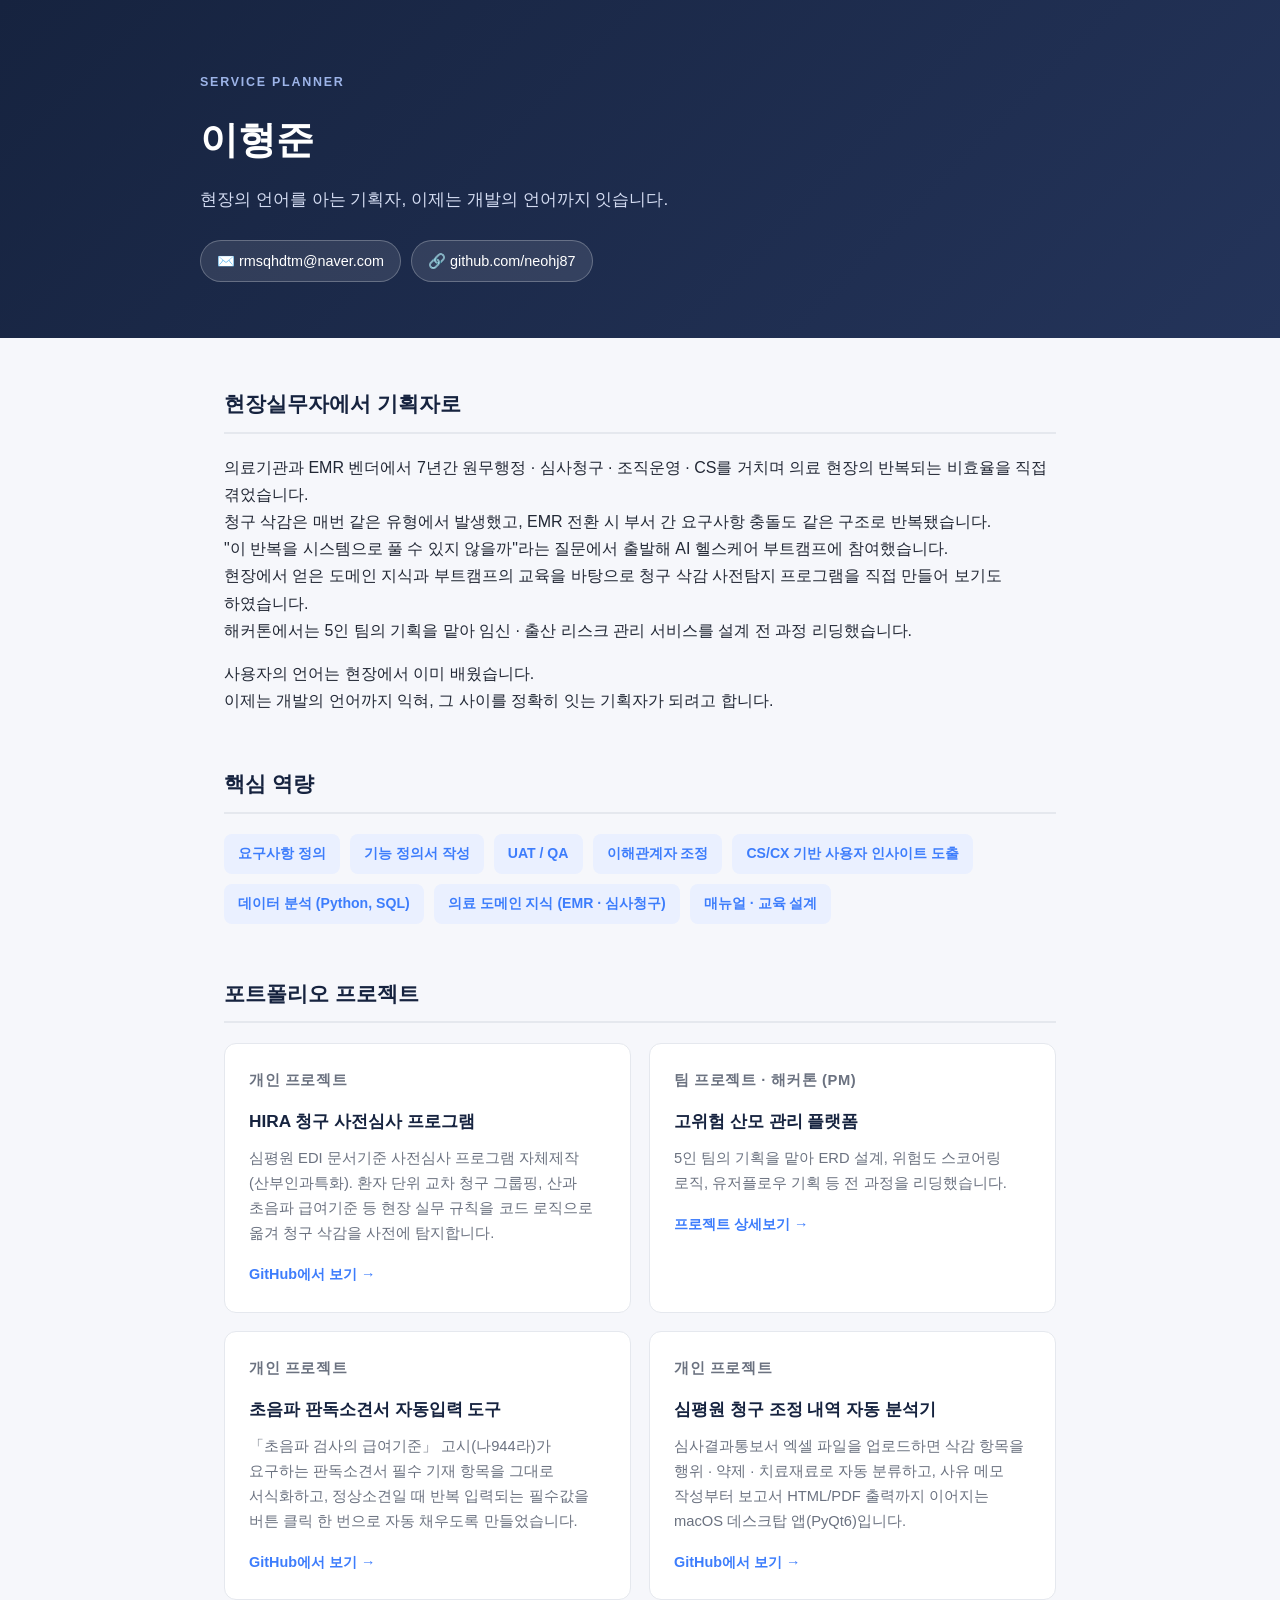
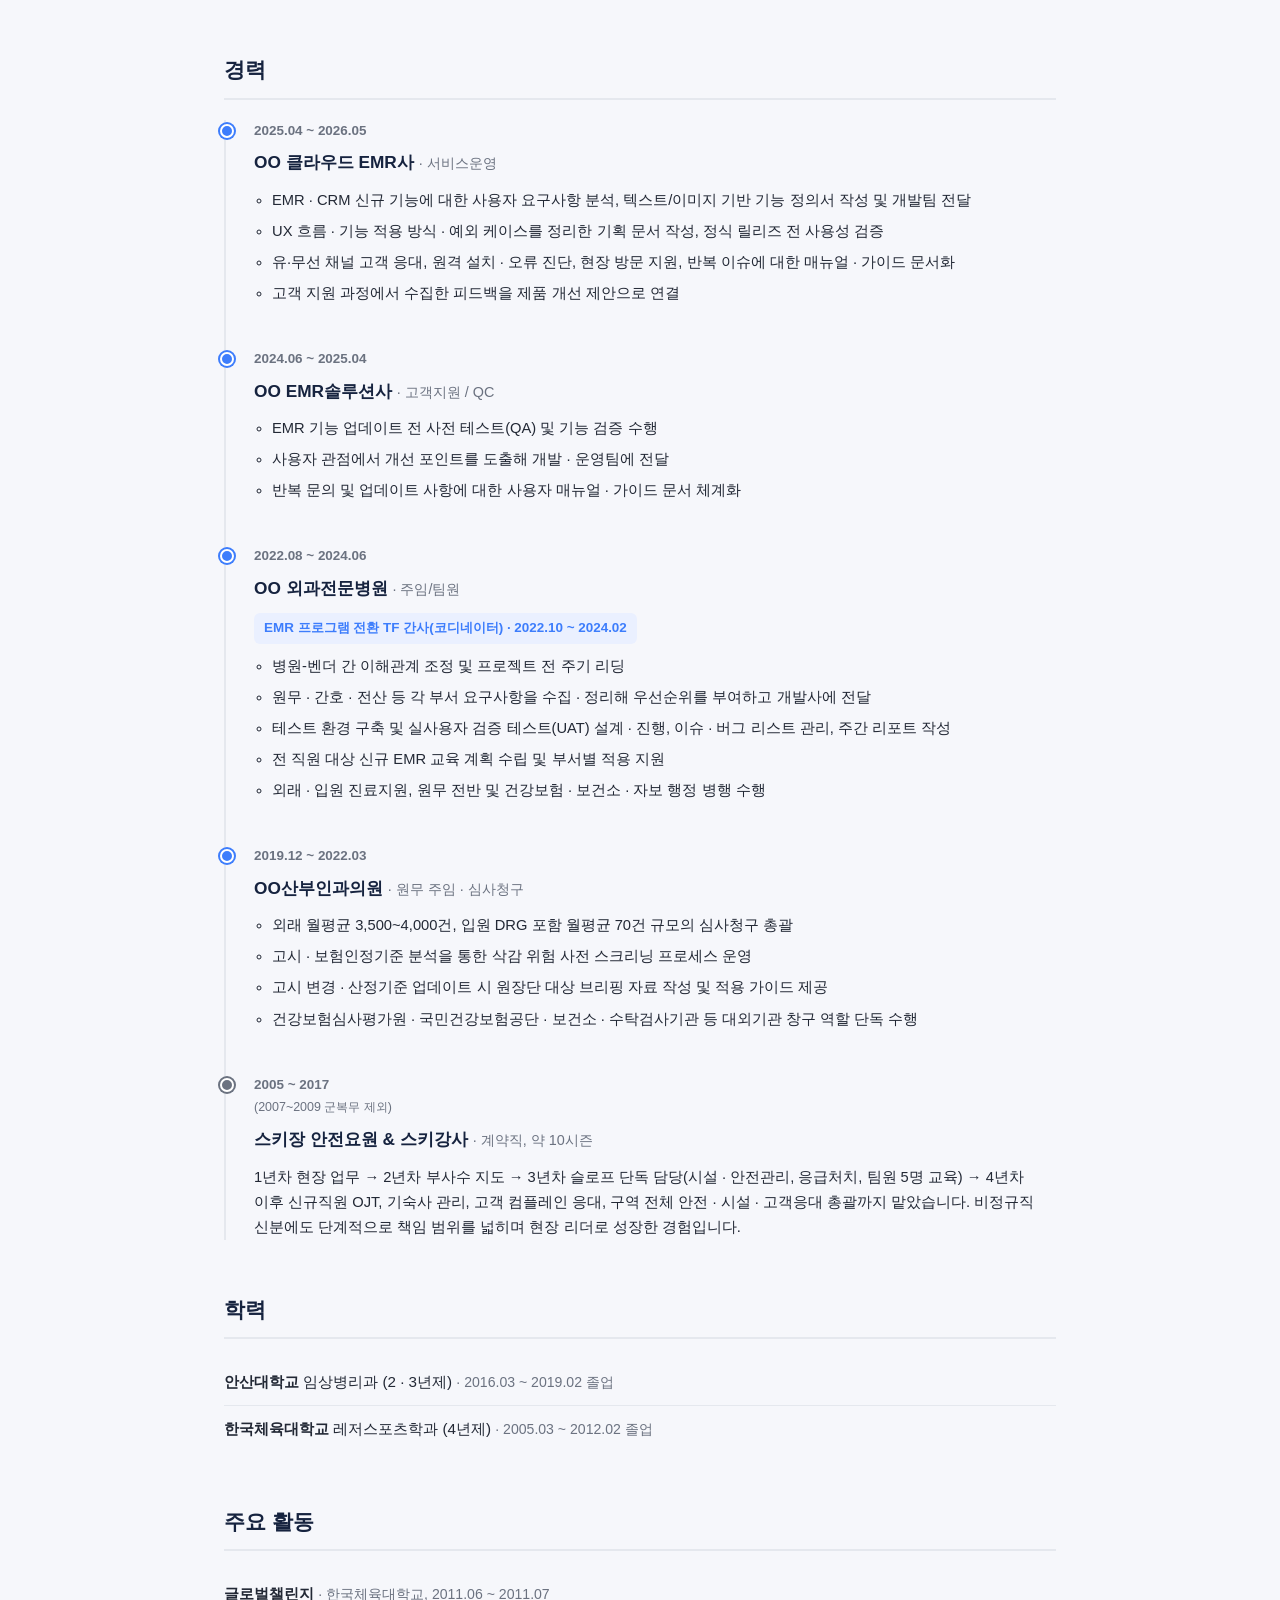
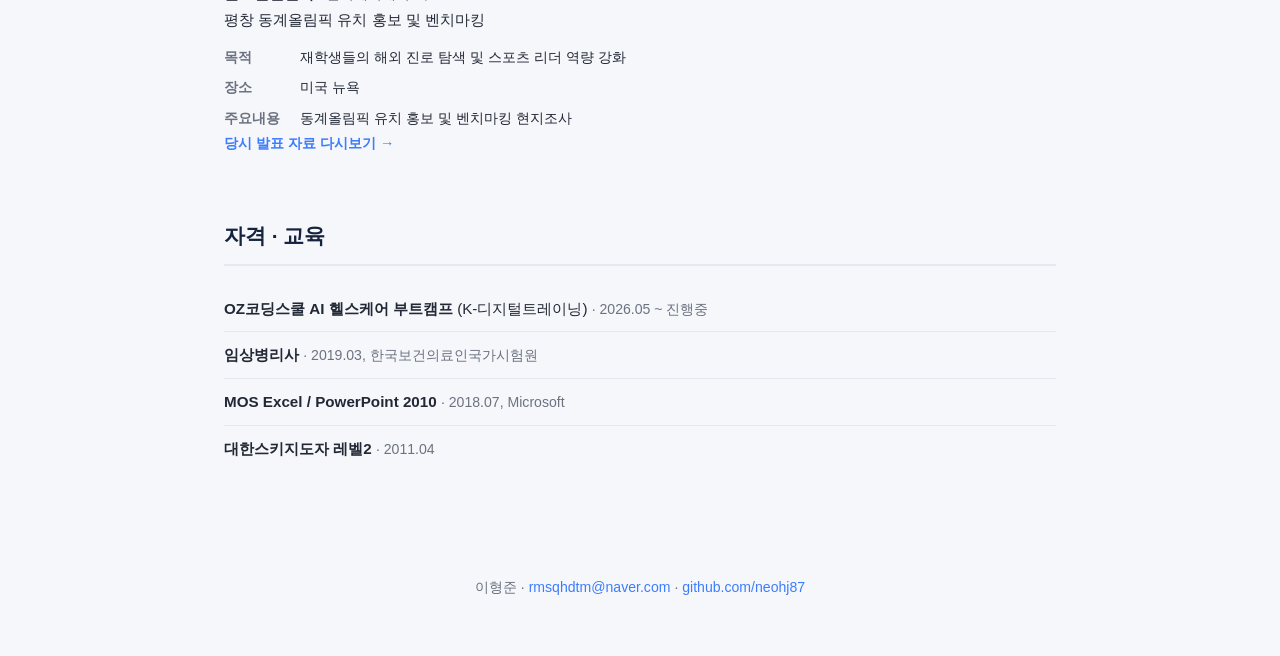
<file: index.html>
<!DOCTYPE html>
<html lang="ko">
<head>
<meta charset="UTF-8">
<meta name="viewport" content="width=device-width, initial-scale=1.0">
<title>이형준 - 서비스기획자 이력서</title>
<link rel="stylesheet" href="style.css">
</head>
<body>

<header class="hero">
    <div class="hero-inner">
        <p class="eyebrow">SERVICE PLANNER</p>
        <h1>이형준</h1>
        <p class="tagline">현장의 언어를 아는 기획자, 이제는 개발의 언어까지 잇습니다.</p>
        <div class="contact-row">
            <a href="mailto:rmsqhdtm@naver.com" class="contact-pill">✉️ rmsqhdtm@naver.com</a>
            <a href="https://github.com/neohj87" target="_blank" class="contact-pill">🔗 github.com/neohj87</a>
        </div>
    </div>
</header>

<main>

    <section class="section" id="about">
        <h2>현장실무자에서 기획자로</h2>
        <p class="lead">
            의료기관과 EMR 벤더에서 7년간 원무행정 · 심사청구 · 조직운영 · CS를 거치며 의료 현장의 반복되는 비효율을 직접 겪었습니다. 
            <br>청구 삭감은 매번 같은 유형에서 발생했고, EMR 전환 시 부서 간 요구사항 충돌도 같은 구조로 반복됐습니다.
            <br>"이 반복을 시스템으로 풀 수 있지 않을까"라는 질문에서 출발해 AI 헬스케어 부트캠프에 참여했습니다.
            <br>현장에서 얻은 도메인 지식과 부트캠프의 교육을 바탕으로 청구 삭감 사전탐지 프로그램을 직접 만들어 보기도 하였습니다.
            <br>해커톤에서는 5인 팀의 기획을 맡아 임신 · 출산 리스크 관리 서비스를 설계 전 과정 리딩했습니다.
        </p>
        <p class="lead">
            사용자의 언어는 현장에서 이미 배웠습니다. 
            <br>이제는 개발의 언어까지 익혀, 그 사이를 정확히 잇는 기획자가 되려고 합니다.
        </p>
    </section>

    <section class="section" id="skills">
        <h2>핵심 역량</h2>
        <ul class="tag-list">
            <li>요구사항 정의</li>
            <li>기능 정의서 작성</li>
            <li>UAT / QA</li>
            <li>이해관계자 조정</li>
            <li>CS/CX 기반 사용자 인사이트 도출</li>
            <li>데이터 분석 (Python, SQL)</li>
            <li>의료 도메인 지식 (EMR · 심사청구)</li>
            <li>매뉴얼 · 교육 설계</li>
        </ul>
    </section>

    <section class="section" id="projects">
        <h2>포트폴리오 프로젝트</h2>
        <div class="card-grid">
            <article class="card">
                <p class="card-tag">개인 프로젝트</p>
                <h3>HIRA 청구 사전심사 프로그램</h3>
                <p>
                    심평원 EDI 문서기준 사전심사 프로그램 자체제작(산부인과특화). 환자 단위 교차 청구 그룹핑, 산과 초음파 급여기준 등
                    현장 실무 규칙을 코드 로직으로 옮겨 청구 삭감을 사전에 탐지합니다.
                </p>
                <a href="https://github.com/neohj87/hira-audit-viewer" target="_blank" class="card-link">GitHub에서 보기 →</a>
            </article>
            <article class="card">
                <p class="card-tag">팀 프로젝트 · 해커톤 (PM)</p>
                <h3>고위험 산모 관리 플랫폼</h3>
                <p>
                    5인 팀의 기획을 맡아 ERD 설계, 위험도 스코어링 로직, 유저플로우 기획 등
                    전 과정을 리딩했습니다.
                </p>
                <a href="projects/moms-safe.html" class="card-link">프로젝트 상세보기 →</a>
            </article>
            <article class="card">
                <p class="card-tag">개인 프로젝트</p>
                <h3>초음파 판독소견서 자동입력 도구</h3>
                <p>
                    「초음파 검사의 급여기준」 고시(나944라)가 요구하는 판독소견서 필수 기재 항목을 그대로 서식화하고,
                    정상소견일 때 반복 입력되는 필수값을 버튼 클릭 한 번으로 자동 채우도록 만들었습니다.
                </p>
                <a href="https://github.com/neohj87/ultrasound-report-autofill" target="_blank" class="card-link">GitHub에서 보기 →</a>
            </article>
            <article class="card">
                <p class="card-tag">개인 프로젝트</p>
                <h3>심평원 청구 조정 내역 자동 분석기</h3>
                <p>
                    심사결과통보서 엑셀 파일을 업로드하면 삭감 항목을 행위 · 약제 · 치료재료로 자동 분류하고,
                    사유 메모 작성부터 보고서 HTML/PDF 출력까지 이어지는 macOS 데스크탑 앱(PyQt6)입니다.
                </p>
                <a href="https://github.com/neohj87/hira-adjustment-report" target="_blank" class="card-link">GitHub에서 보기 →</a>
            </article>
        </div>
    </section>

    <section class="section" id="experience">
        <h2>경력</h2>
        <ol class="timeline">
            <li class="timeline-item">
                <div class="timeline-date">2025.04 ~ 2026.05</div>
                <div class="timeline-body">
                    <h3>OO 클라우드 EMR사 <span>· 서비스운영</span></h3>
                    <ul>
                        <li>EMR · CRM 신규 기능에 대한 사용자 요구사항 분석, 텍스트/이미지 기반 기능 정의서 작성 및 개발팀 전달</li>
                        <li>UX 흐름 · 기능 적용 방식 · 예외 케이스를 정리한 기획 문서 작성, 정식 릴리즈 전 사용성 검증</li>
                        <li>유·무선 채널 고객 응대, 원격 설치 · 오류 진단, 현장 방문 지원, 반복 이슈에 대한 매뉴얼 · 가이드 문서화</li>
                        <li>고객 지원 과정에서 수집한 피드백을 제품 개선 제안으로 연결</li>
                    </ul>
                </div>
            </li>
            <li class="timeline-item">
                <div class="timeline-date">2024.06 ~ 2025.04</div>
                <div class="timeline-body">
                    <h3>OO EMR솔루션사 <span>· 고객지원 / QC</span></h3>
                    <ul>
                        <li>EMR 기능 업데이트 전 사전 테스트(QA) 및 기능 검증 수행</li>
                        <li>사용자 관점에서 개선 포인트를 도출해 개발 · 운영팀에 전달</li>
                        <li>반복 문의 및 업데이트 사항에 대한 사용자 매뉴얼 · 가이드 문서 체계화</li>
                    </ul>
                </div>
            </li>
            <li class="timeline-item">
                <div class="timeline-date">2022.08 ~ 2024.06</div>
                <div class="timeline-body">
                    <h3>OO 외과전문병원 <span>· 주임/팀원</span></h3>
                    <p class="highlight">EMR 프로그램 전환 TF 간사(코디네이터) · 2022.10 ~ 2024.02</p>
                    <ul>
                        <li>병원-벤더 간 이해관계 조정 및 프로젝트 전 주기 리딩</li>
                        <li>원무 · 간호 · 전산 등 각 부서 요구사항을 수집 · 정리해 우선순위를 부여하고 개발사에 전달</li>
                        <li>테스트 환경 구축 및 실사용자 검증 테스트(UAT) 설계 · 진행, 이슈 · 버그 리스트 관리, 주간 리포트 작성</li>
                        <li>전 직원 대상 신규 EMR 교육 계획 수립 및 부서별 적용 지원</li>
                        <li>외래 · 입원 진료지원, 원무 전반 및 건강보험 · 보건소 · 자보 행정 병행 수행</li>
                    </ul>
                </div>
            </li>
            <li class="timeline-item">
                <div class="timeline-date">2019.12 ~ 2022.03</div>
                <div class="timeline-body">
                    <h3>OO산부인과의원 <span>· 원무 주임 · 심사청구</span></h3>
                    <ul>
                        <li>외래 월평균 3,500~4,000건, 입원 DRG 포함 월평균 70건 규모의 심사청구 총괄</li>
                        <li>고시 · 보험인정기준 분석을 통한 삭감 위험 사전 스크리닝 프로세스 운영</li>
                        <li>고시 변경 · 산정기준 업데이트 시 원장단 대상 브리핑 자료 작성 및 적용 가이드 제공</li>
                        <li>건강보험심사평가원 · 국민건강보험공단 · 보건소 · 수탁검사기관 등 대외기관 창구 역할 단독 수행</li>
                    </ul>
                </div>
            </li>
            <li class="timeline-item timeline-origin">
                <div class="timeline-date">2005 ~ 2017<br><span class="sub-date">(2007~2009 군복무 제외)</span></div>
                <div class="timeline-body">
                    <h3>스키장 안전요원 &amp; 스키강사 <span>· 계약직, 약 10시즌</span></h3>
                    <p>
                        1년차 현장 업무 → 2년차 부사수 지도 → 3년차 슬로프 단독 담당(시설 · 안전관리, 응급처치, 팀원 5명 교육)
                        → 4년차 이후 신규직원 OJT, 기숙사 관리, 고객 컴플레인 응대, 구역 전체 안전 · 시설 · 고객응대 총괄까지 맡았습니다.
                        비정규직 신분에도 단계적으로 책임 범위를 넓히며 현장 리더로 성장한 경험입니다.
                    </p>
                </div>
            </li>
        </ol>
    </section>

    <section class="section" id="education">
        <h2>학력</h2>
        <ul class="plain-list">
            <li><strong>안산대학교</strong> 임상병리과 (2 · 3년제) <span class="muted">· 2016.03 ~ 2019.02 졸업</span></li>
            <li><strong>한국체육대학교</strong> 레저스포츠학과 (4년제) <span class="muted">· 2005.03 ~ 2012.02 졸업</span></li>
        </ul>
    </section>

    <section class="section" id="activities">
        <h2>주요 활동</h2>
        <ul class="plain-list">
            <li>
                <strong>글로벌챌린지</strong> <span class="muted">· 한국체육대학교, 2011.06 ~ 2011.07</span>
                <p class="highlight">평창 동계올림픽 유치 홍보 및 벤치마킹</p>
                <dl class="activity-meta">
                    <div><dt>목적</dt><dd>재학생들의 해외 진로 탐색 및 스포츠 리더 역량 강화</dd></div>
                    <div><dt>장소</dt><dd>미국 뉴욕</dd></div>
                    <div><dt>주요내용</dt><dd>동계올림픽 유치 홍보 및 벤치마킹 현지조사</dd></div>
                </dl>
                <a href="projects/knsu-pitch.html" class="card-link">당시 발표 자료 다시보기 →</a>
            </li>
        </ul>
    </section>

    <section class="section" id="certs">
        <h2>자격 · 교육</h2>
        <ul class="plain-list">
            <li><strong>OZ코딩스쿨 AI 헬스케어 부트캠프</strong> (K-디지털트레이닝) <span class="muted">· 2026.05 ~ 진행중</span></li>
            <li><strong>임상병리사</strong> <span class="muted">· 2019.03, 한국보건의료인국가시험원</span></li>
            <li><strong>MOS Excel / PowerPoint 2010</strong> <span class="muted">· 2018.07, Microsoft</span></li>
            <li><strong>대한스키지도자 레벨2</strong> <span class="muted">· 2011.04</span></li>
        </ul>
    </section>

</main>

<footer>
    <p>이형준 &middot; <a href="mailto:rmsqhdtm@naver.com">rmsqhdtm@naver.com</a> &middot; <a href="https://github.com/neohj87" target="_blank">github.com/neohj87</a></p>
</footer>

</body>
</html>
</file>
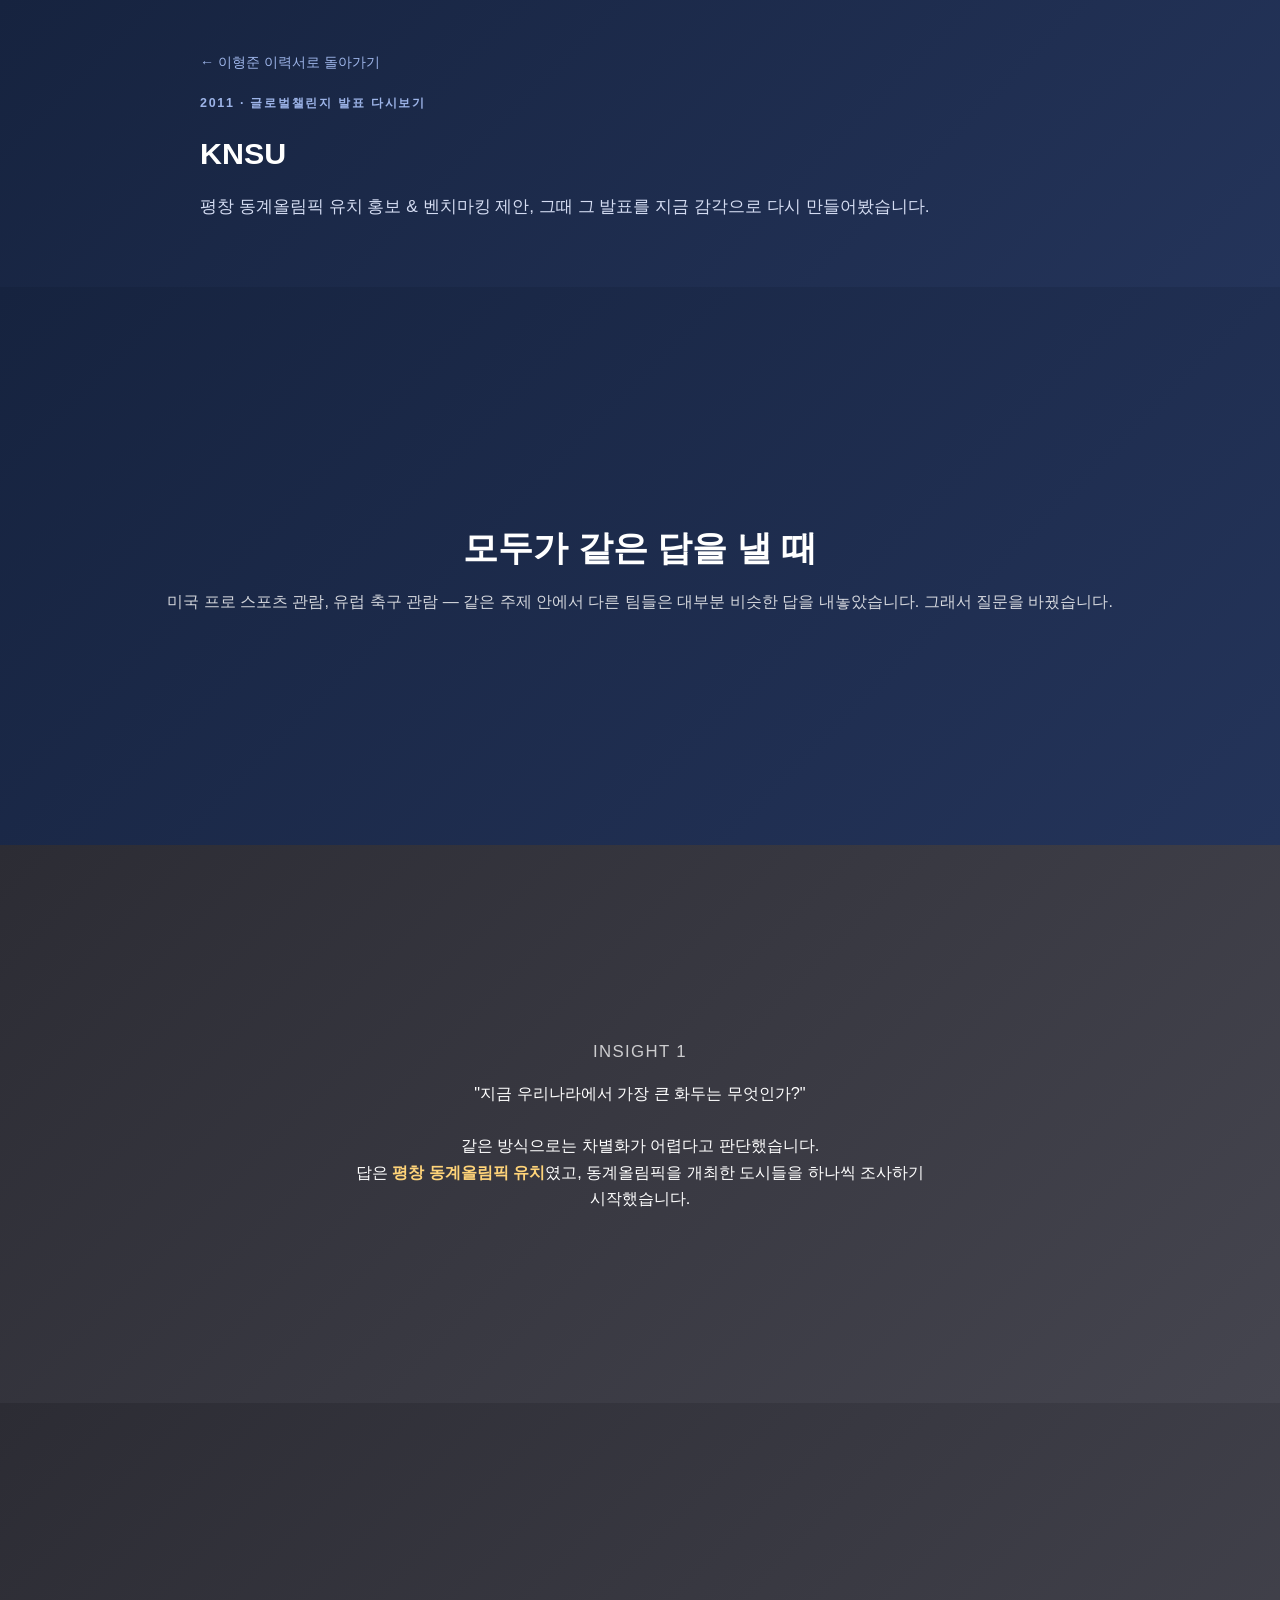
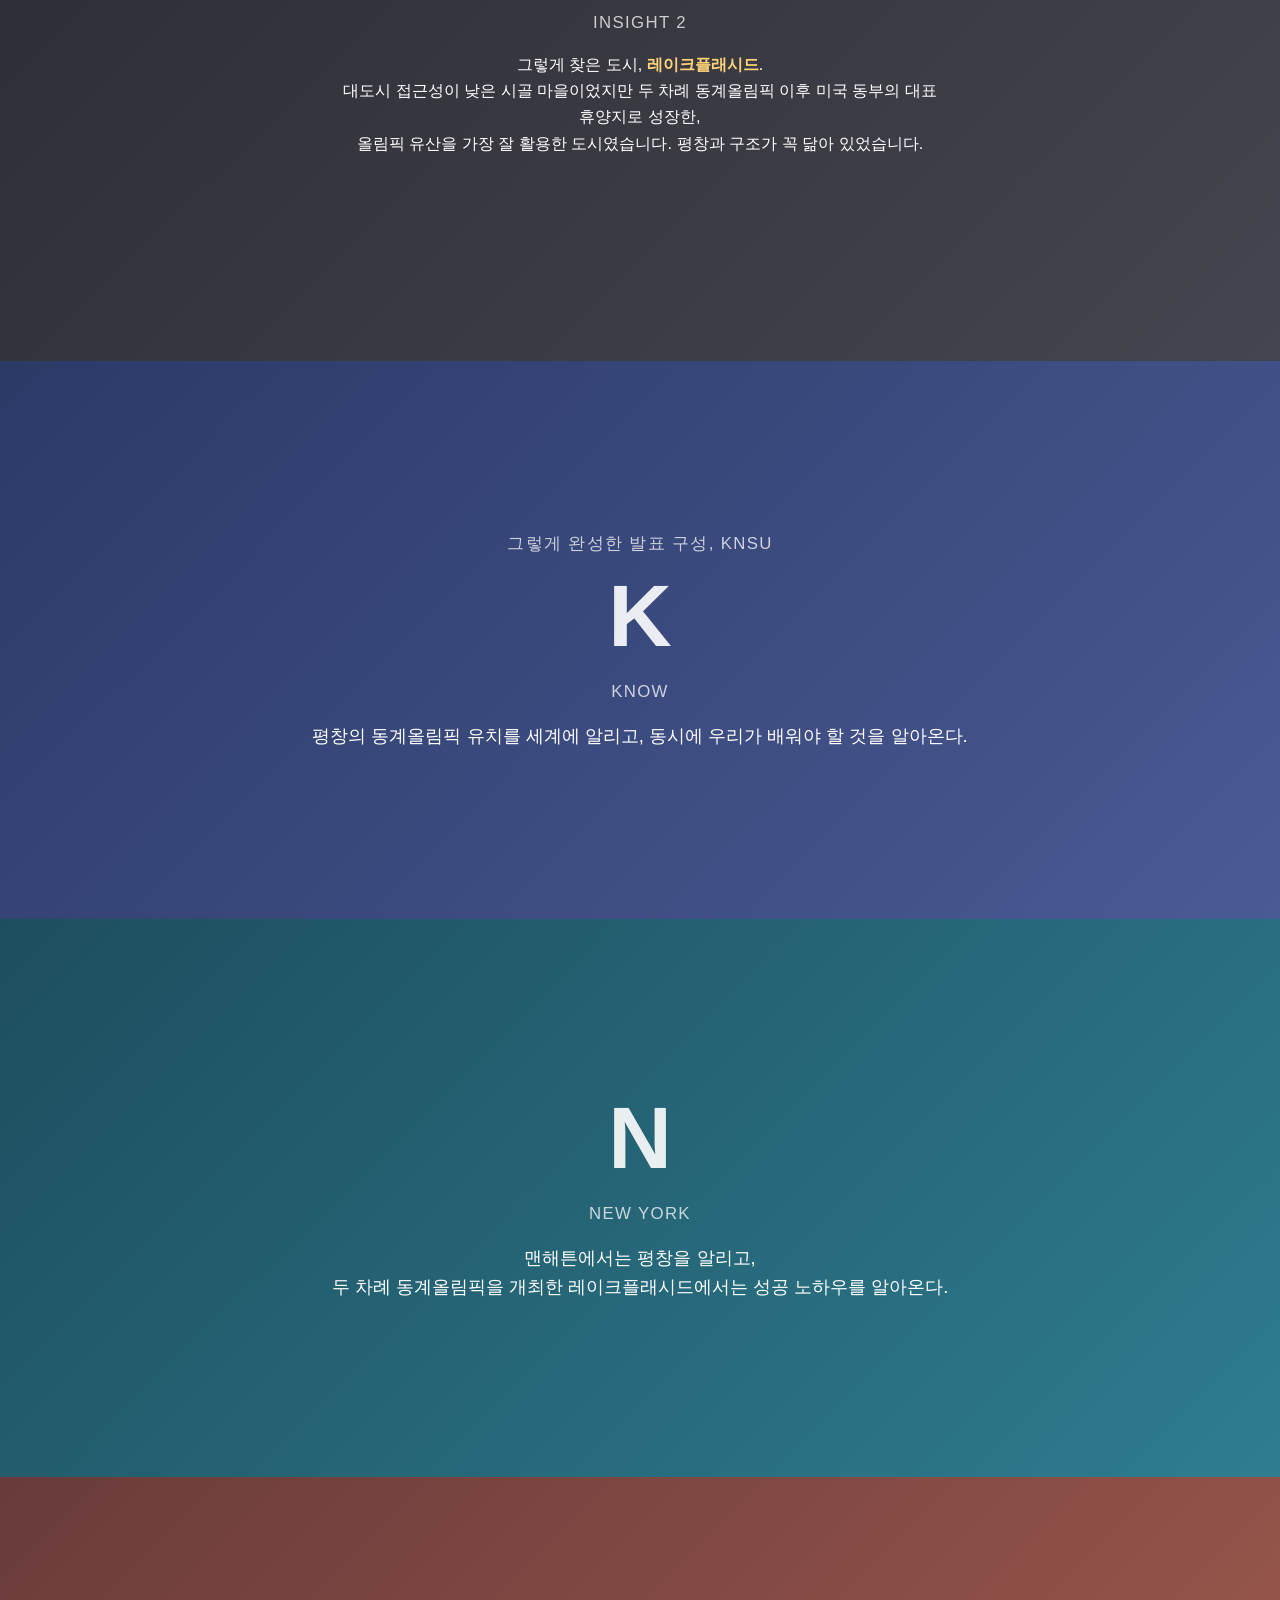
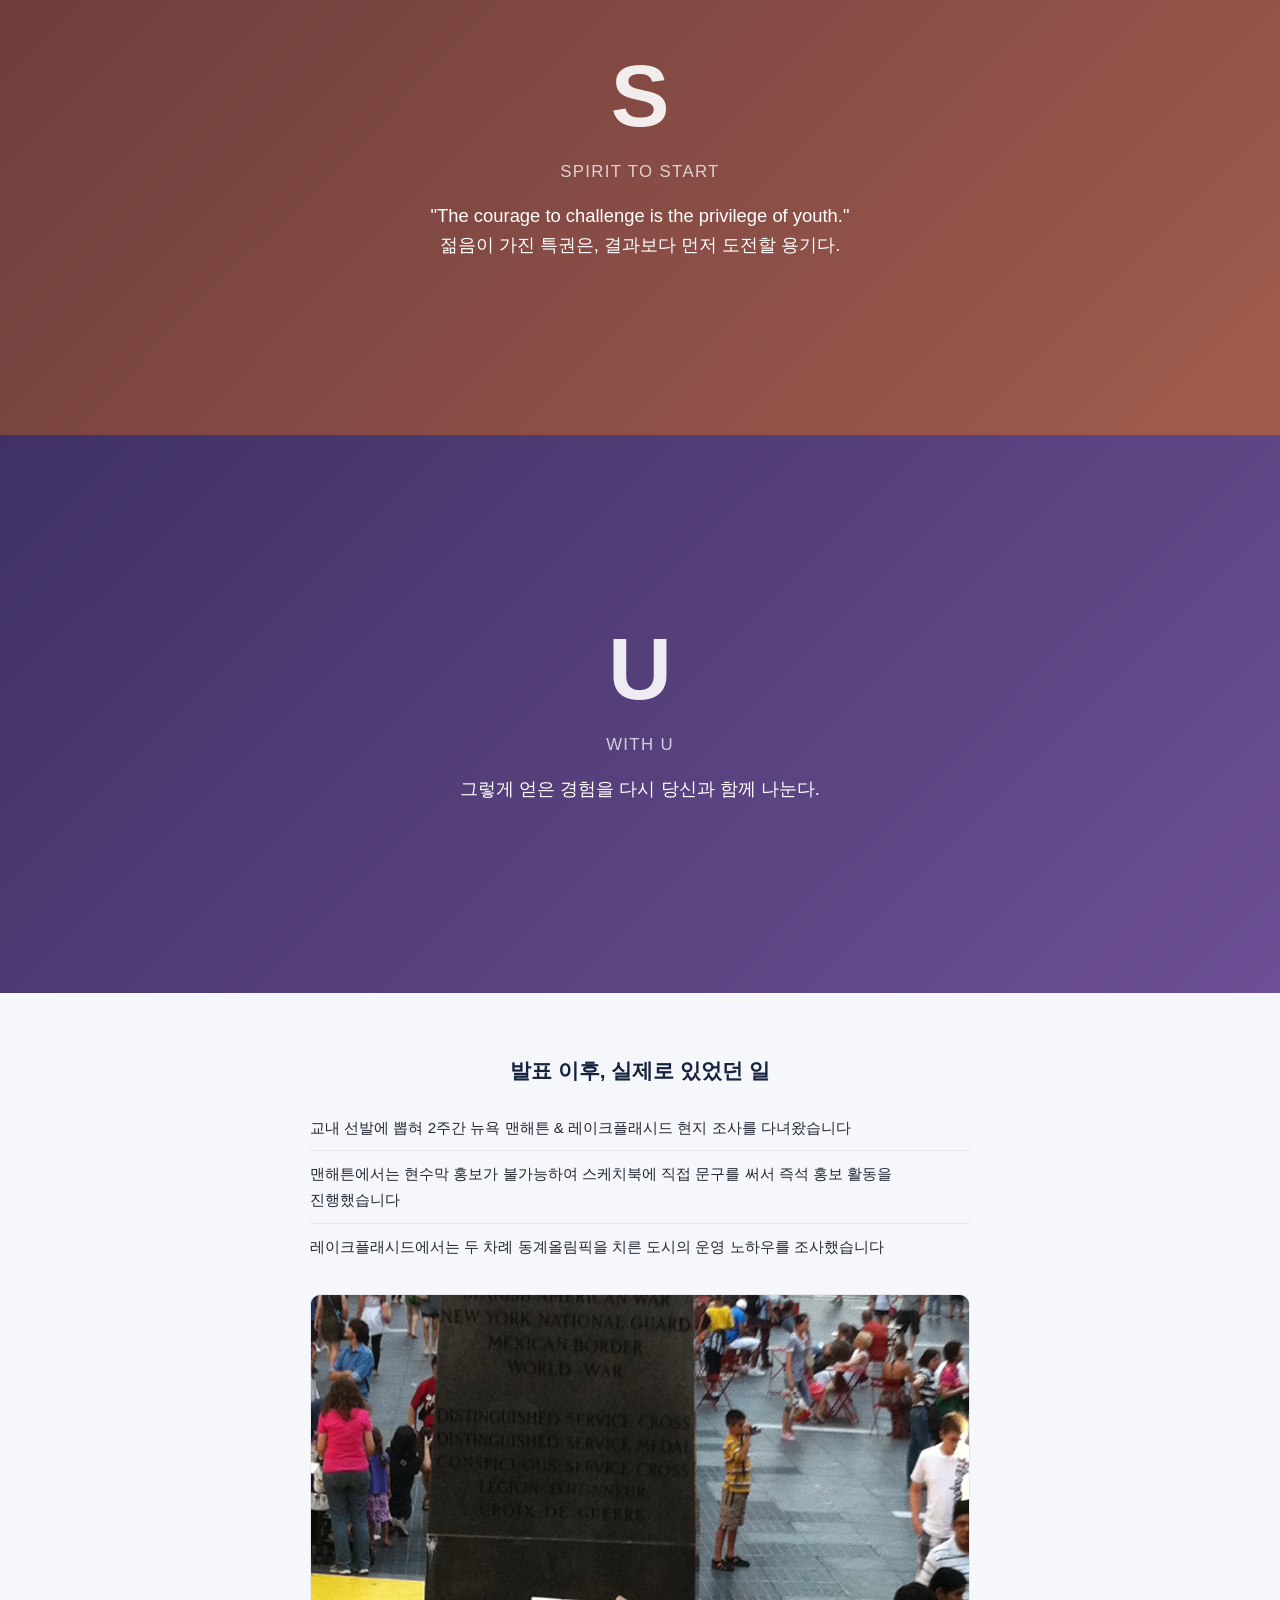
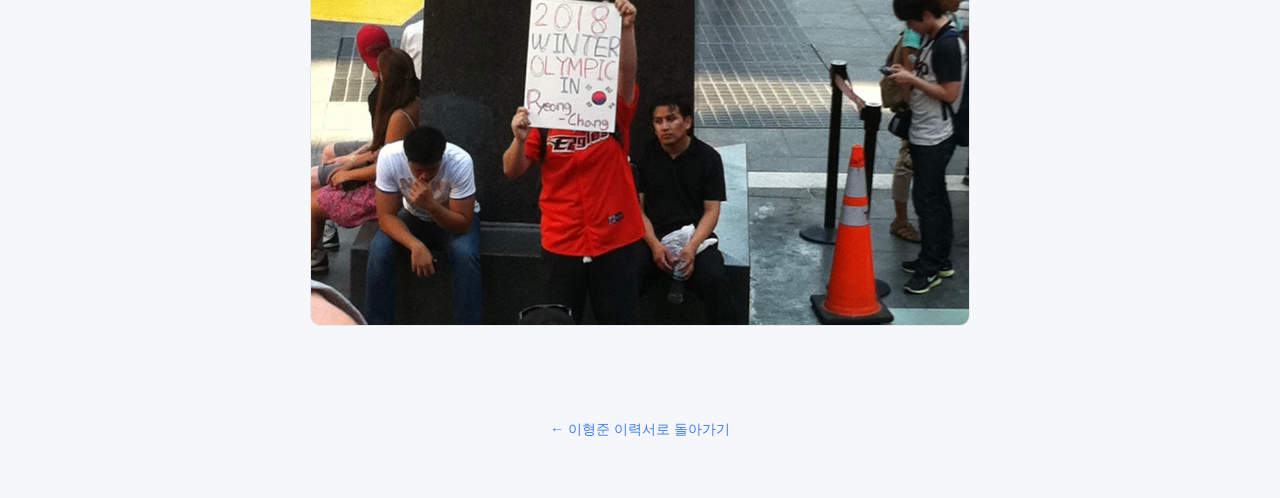
<file: projects/knsu-pitch.html>
<!DOCTYPE html>
<html lang="ko">
<head>
<meta charset="UTF-8">
<meta name="viewport" content="width=device-width, initial-scale=1.0">
<title>KNSU 발표 다시보기 - 이형준</title>
<link rel="stylesheet" href="../style.css">
<style>
    .slide-deck {
        display: flex;
        flex-direction: column;
    }

    .slide {
        min-height: 62vh;
        display: flex;
        flex-direction: column;
        align-items: center;
        justify-content: center;
        text-align: center;
        padding: 60px 24px;
        color: #fff;
    }

    .slide-letter {
        font-size: 5.5rem;
        font-weight: 900;
        line-height: 1;
        margin-bottom: 18px;
        opacity: 0.9;
    }

    .slide-word {
        font-size: 1.05rem;
        letter-spacing: 0.08em;
        text-transform: uppercase;
        opacity: 0.75;
        margin-bottom: 14px;
    }

    .slide-desc {
        max-width: 660px;
        font-size: 1.15rem;
        line-height: 1.6;
    }

    .slide-caption {
        margin-top: 22px;
        font-size: 0.85rem;
        opacity: 0.65;
        font-style: italic;
    }

    .slide-title {
        background: linear-gradient(135deg, #16233f 0%, #24345a 100%);
    }

    .slide-title h1 {
        font-size: 2.2rem;
        font-weight: 800;
        margin-bottom: 10px;
    }

    .slide-title p {
        opacity: 0.8;
        font-size: 1rem;
    }

    .slide-insight { background: linear-gradient(135deg, #2c2c34 0%, #45454f 100%); }
    .slide-insight .slide-desc { font-size: 1.02rem; }
    .slide-insight .slide-desc strong { color: #ffd479; }

    .slide-k { background: linear-gradient(135deg, #2b3a67 0%, #4a5a94 100%); }
    .slide-n { background: linear-gradient(135deg, #1d4e5f 0%, #2e7d8f 100%); }
    .slide-s { background: linear-gradient(135deg, #6a3b3b 0%, #a15c4e 100%); }
    .slide-u { background: linear-gradient(135deg, #3f3163 0%, #6c4f94 100%); }

    .slide-outro {
        background: var(--bg);
        color: var(--text);
    }

    .slide-outro h2 {
        font-size: 1.3rem;
        color: var(--navy);
        margin-bottom: 16px;
    }

    .slide-outro ul {
        text-align: left;
        max-width: 660px;
        margin: 0 auto;
        list-style: none;
    }

    .slide-outro li {
        padding: 10px 0;
        border-bottom: 1px solid var(--line);
        font-size: 0.95rem;
    }

    .slide-outro li:last-child {
        border-bottom: none;
    }
    .outro-photos {
        display: grid;
        grid-template-columns: repeat(auto-fit, minmax(220px, 1fr));
        gap: 12px;
        max-width: 660px;
        margin: 24px auto 0;
}

    .outro-photos img {
        width: 100%;
        height: auto;
        border-radius: 10px;
        border: 1px solid var(--line);
}
</style>
</head>
<body>

<header class="hero hero-sub">
    <div class="hero-inner">
        <a href="../index.html" class="back-link">← 이형준 이력서로 돌아가기</a>
        <p class="eyebrow">2011 · 글로벌챌린지 발표 다시보기</p>
        <h1>KNSU</h1>
        <p class="tagline">평창 동계올림픽 유치 홍보 &amp; 벤치마킹 제안, 그때 그 발표를 지금 감각으로 다시 만들어봤습니다.</p>
    </div>
</header>

<main class="slide-deck" style="max-width: none; padding: 0;">

    <section class="slide slide-title">
        <h1>모두가 같은 답을 낼 때</h1>
        <p>미국 프로 스포츠 관람, 유럽 축구 관람 — 같은 주제 안에서 다른 팀들은 대부분 비슷한 답을 내놓았습니다. 그래서 질문을 바꿨습니다.</p>
    </section>

    <section class="slide slide-insight">
        <p class="slide-word">Insight 1</p>
        <p class="slide-desc">
            "지금 우리나라에서 가장 큰 화두는 무엇인가?"<br><br>
            같은 방식으로는 차별화가 어렵다고 판단했습니다. <br>답은 <strong>평창 동계올림픽 유치</strong>였고,
            동계올림픽을 개최한 도시들을 하나씩 조사하기 시작했습니다.
        </p>
    </section>

    <section class="slide slide-insight">
        <p class="slide-word">Insight 2</p>
        <p class="slide-desc">
            그렇게 찾은 도시, <strong>레이크플래시드</strong>.<br> 대도시 접근성이 낮은 시골 마을이었지만 두 차례 동계올림픽 이후 미국 동부의 대표 휴양지로 성장한,<br>
            올림픽 유산을 가장 잘 활용한 도시였습니다. 평창과 구조가 꼭 닮아 있었습니다.
        </p>
    </section>

    <section class="slide slide-k">
        <p class="slide-word">그렇게 완성한 발표 구성, KNSU</p>
        <div class="slide-letter">K</div>
        <p class="slide-word">Know</p>
        <p class="slide-desc">평창의 동계올림픽 유치를 세계에 알리고, 동시에 우리가 배워야 할 것을 알아온다.</p>
    </section>

    <section class="slide slide-n">
        <div class="slide-letter">N</div>
        <p class="slide-word">New York</p>
        <p class="slide-desc">맨해튼에서는 평창을 알리고,<br> 두 차례 동계올림픽을 개최한 레이크플래시드에서는 성공 노하우를 알아온다.</p>
    </section>

    <section class="slide slide-s">
        <div class="slide-letter">S</div>
        <p class="slide-word">Spirit to Start</p>
        <p class="slide-desc">"The courage to challenge is the privilege of youth."<br>젊음이 가진 특권은, 결과보다 먼저 도전할 용기다.</p>
    </section>

    <section class="slide slide-u">
        <div class="slide-letter">U</div>
        <p class="slide-word">With U</p>
        <p class="slide-desc">그렇게 얻은 경험을 다시 당신과 함께 나눈다.</p>
    </section>

    <section class="slide slide-outro">
        <h2>발표 이후, 실제로 있었던 일</h2>
        <ul>
            <li>교내 선발에 뽑혀 2주간 뉴욕 맨해튼 &amp; 레이크플래시드 현지 조사를 다녀왔습니다</li>
            <li>맨해튼에서는 현수막 홍보가 불가능하여 스케치북에 직접 문구를 써서 즉석 홍보 활동을 진행했습니다</li>
            <li>레이크플래시드에서는 두 차례 동계올림픽을 치른 도시의 운영 노하우를 조사했습니다</li>
        </ul>
        <div class="outro-photos">
            <img src="../assets/KakaoTalk_Photo_2026-08-18-14-49-18.jpeg" alt="맨해튼 현지 홍보 활동 사진">
        </div>
    </section>

</main>

<footer>
    <p><a href="../index.html">← 이형준 이력서로 돌아가기</a></p>
</footer>

</body>
</html>
</file>
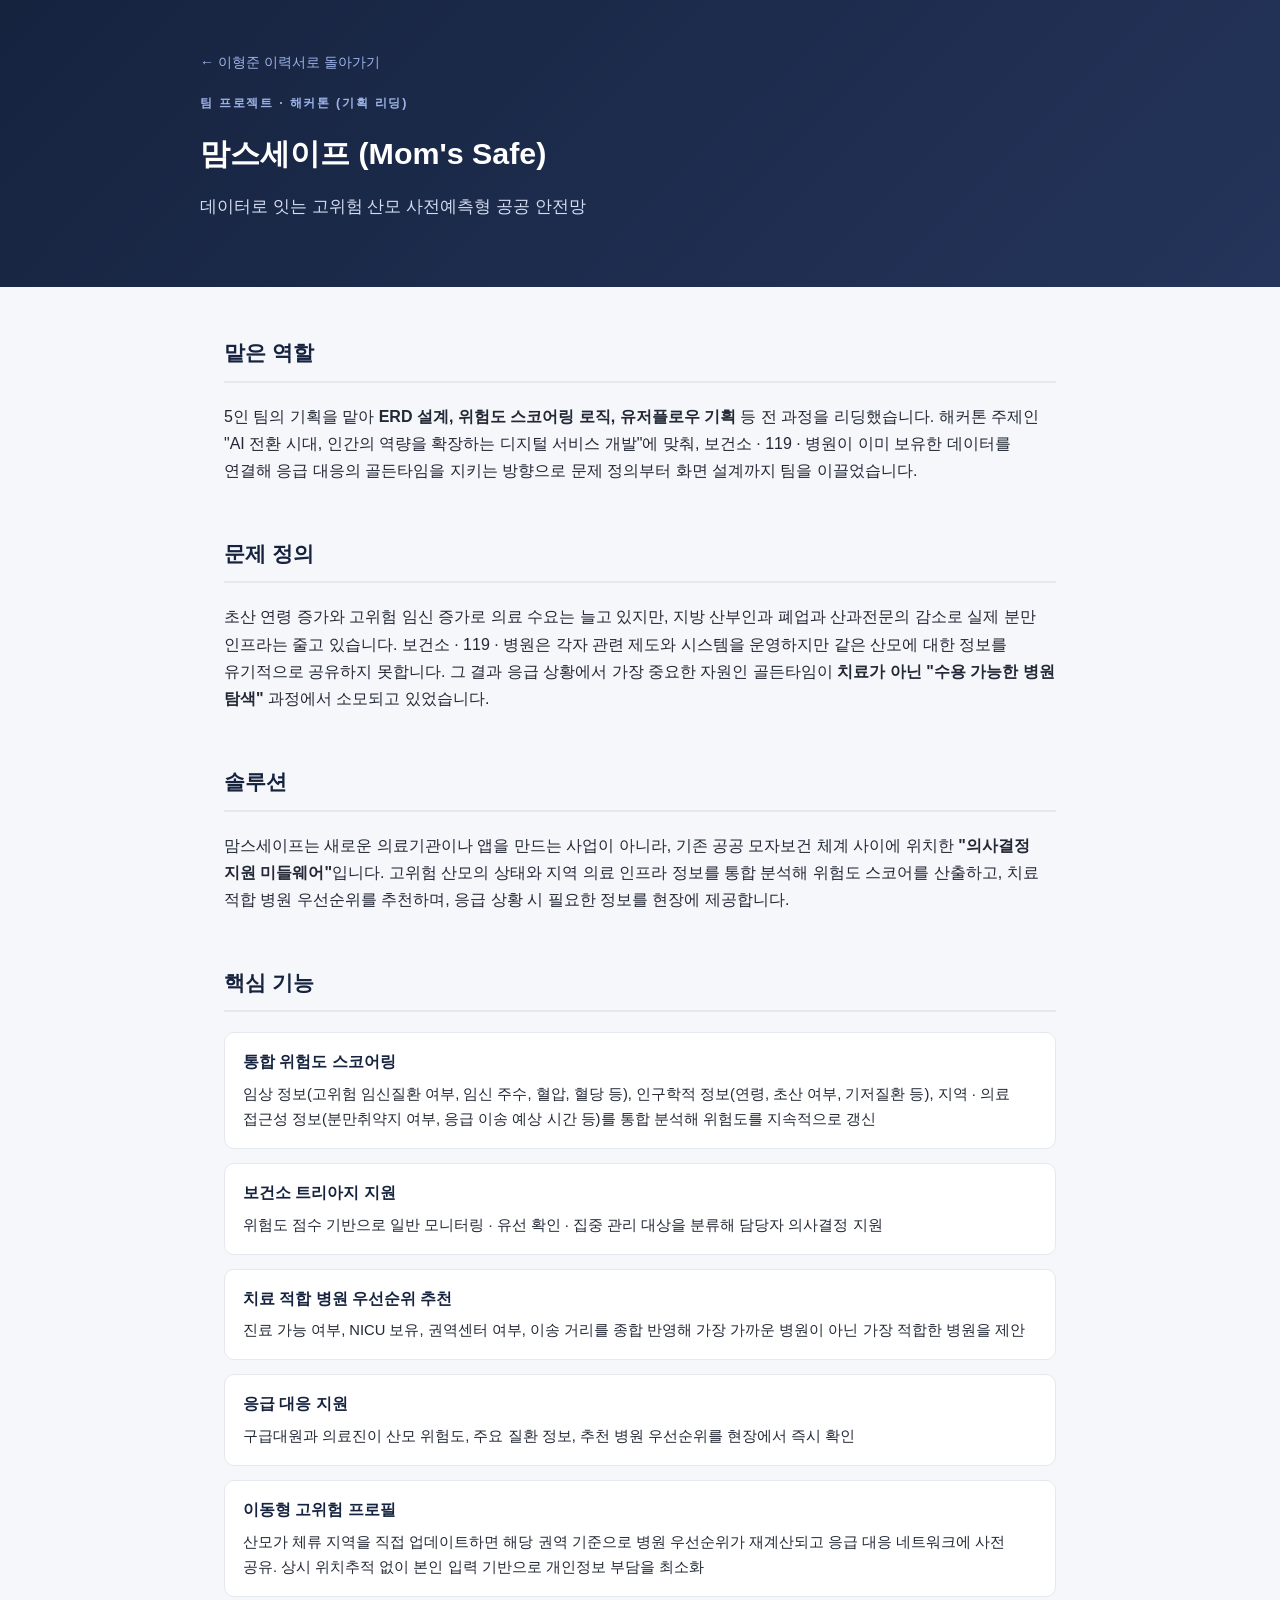
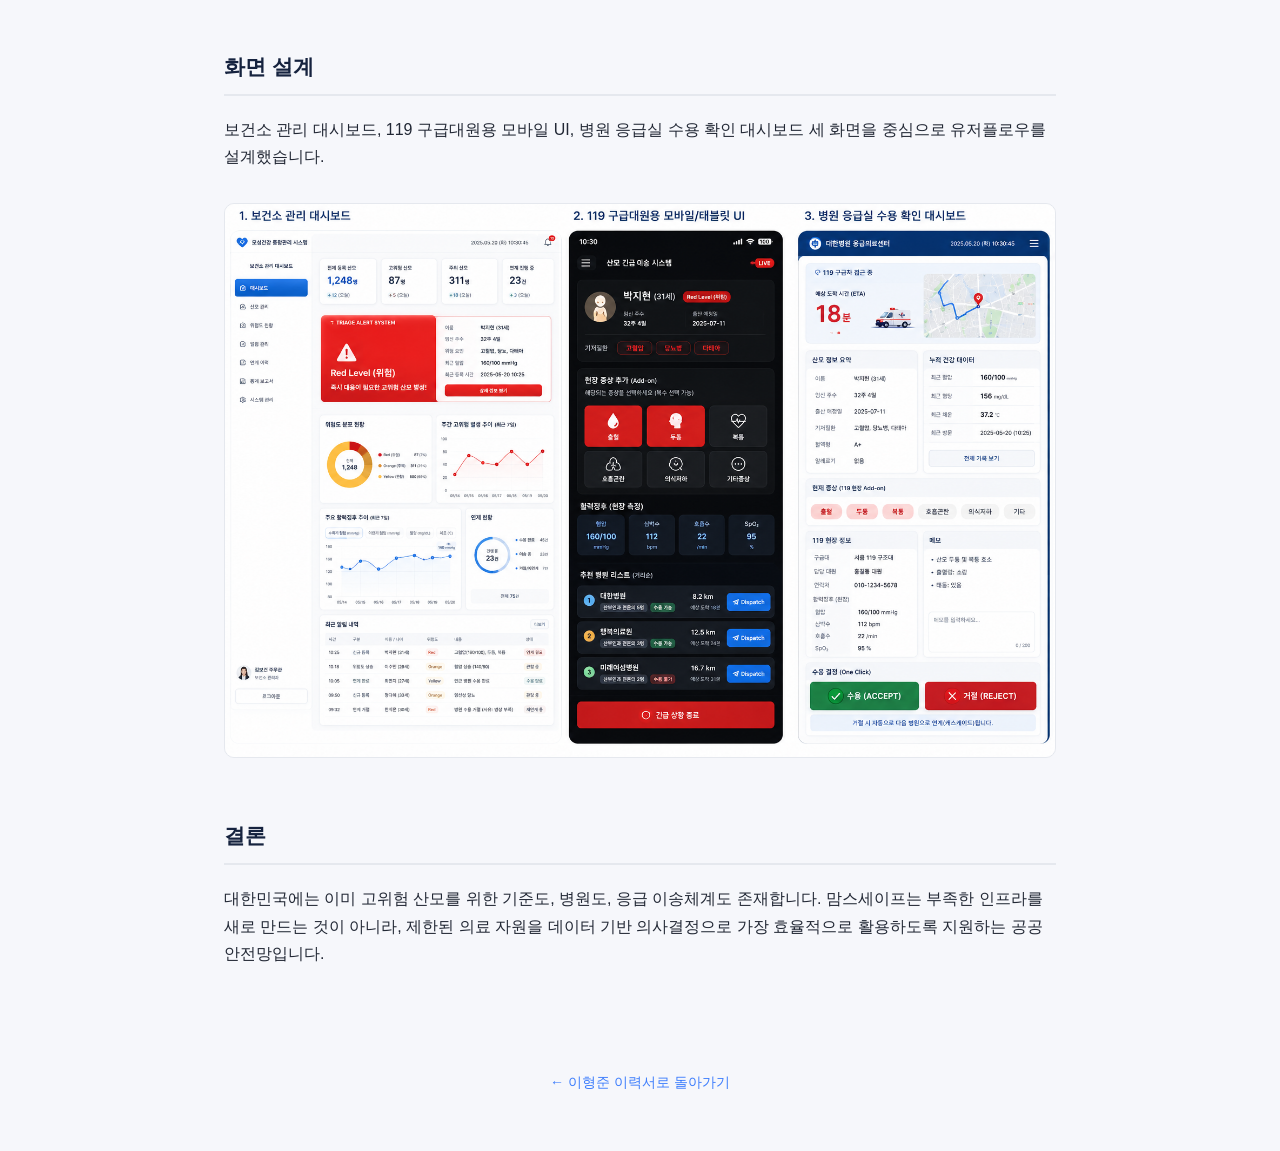
<file: projects/moms-safe.html>
<!DOCTYPE html>
<html lang="ko">
<head>
<meta charset="UTF-8">
<meta name="viewport" content="width=device-width, initial-scale=1.0">
<title>맘스세이프 (Mom's Safe) - 이형준</title>
<link rel="stylesheet" href="../style.css">
</head>
<body>

<header class="hero hero-sub">
    <div class="hero-inner">
        <a href="../index.html" class="back-link">← 이형준 이력서로 돌아가기</a>
        <p class="eyebrow">팀 프로젝트 · 해커톤 (기획 리딩)</p>
        <h1>맘스세이프 (Mom's Safe)</h1>
        <p class="tagline">데이터로 잇는 고위험 산모 사전예측형 공공 안전망</p>
    </div>
</header>

<main>

    <section class="section" id="role">
        <h2>맡은 역할</h2>
        <p class="lead">
            5인 팀의 기획을 맡아 <strong>ERD 설계, 위험도 스코어링 로직, 유저플로우 기획</strong> 등
            전 과정을 리딩했습니다. 해커톤 주제인 "AI 전환 시대, 인간의 역량을 확장하는 디지털 서비스 개발"에 맞춰,
            보건소 · 119 · 병원이 이미 보유한 데이터를 연결해 응급 대응의 골든타임을 지키는 방향으로
            문제 정의부터 화면 설계까지 팀을 이끌었습니다.
        </p>
    </section>

    <section class="section" id="problem">
        <h2>문제 정의</h2>
        <p class="lead">
            초산 연령 증가와 고위험 임신 증가로 의료 수요는 늘고 있지만, 지방 산부인과 폐업과 산과전문의 감소로
            실제 분만 인프라는 줄고 있습니다. 보건소 · 119 · 병원은 각자 관련 제도와 시스템을 운영하지만
            같은 산모에 대한 정보를 유기적으로 공유하지 못합니다. 그 결과 응급 상황에서
            가장 중요한 자원인 골든타임이 <strong>치료가 아닌 "수용 가능한 병원 탐색"</strong> 과정에서 소모되고 있었습니다.
        </p>
    </section>

    <section class="section" id="solution">
        <h2>솔루션</h2>
        <p class="lead">
            맘스세이프는 새로운 의료기관이나 앱을 만드는 사업이 아니라, 기존 공공 모자보건 체계 사이에 위치한
            <strong>"의사결정 지원 미들웨어"</strong>입니다. 고위험 산모의 상태와 지역 의료 인프라 정보를 통합 분석해
            위험도 스코어를 산출하고, 치료 적합 병원 우선순위를 추천하며, 응급 상황 시 필요한 정보를 현장에 제공합니다.
        </p>
    </section>

    <section class="section" id="features">
        <h2>핵심 기능</h2>
        <ul class="feature-list">
            <li>
                <strong>통합 위험도 스코어링</strong>
                임상 정보(고위험 임신질환 여부, 임신 주수, 혈압, 혈당 등), 인구학적 정보(연령, 초산 여부, 기저질환 등),
                지역 · 의료 접근성 정보(분만취약지 여부, 응급 이송 예상 시간 등)를 통합 분석해 위험도를 지속적으로 갱신
            </li>
            <li>
                <strong>보건소 트리아지 지원</strong>
                위험도 점수 기반으로 일반 모니터링 · 유선 확인 · 집중 관리 대상을 분류해 담당자 의사결정 지원
            </li>
            <li>
                <strong>치료 적합 병원 우선순위 추천</strong>
                진료 가능 여부, NICU 보유, 권역센터 여부, 이송 거리를 종합 반영해 가장 가까운 병원이 아닌 가장 적합한 병원을 제안
            </li>
            <li>
                <strong>응급 대응 지원</strong>
                구급대원과 의료진이 산모 위험도, 주요 질환 정보, 추천 병원 우선순위를 현장에서 즉시 확인
            </li>
            <li>
                <strong>이동형 고위험 프로필</strong>
                산모가 체류 지역을 직접 업데이트하면 해당 권역 기준으로 병원 우선순위가 재계산되고 응급 대응 네트워크에 사전 공유.
                상시 위치추적 없이 본인 입력 기반으로 개인정보 부담을 최소화
            </li>
        </ul>
    </section>

    <section class="section" id="screens">
        <h2>화면 설계</h2>
        <p class="lead">보건소 관리 대시보드, 119 구급대원용 모바일 UI, 병원 응급실 수용 확인 대시보드 세 화면을 중심으로 유저플로우를 설계했습니다.</p>
        <img src="../assets/moms-safe-mockup.png" alt="맘스세이프 화면 설계: 보건소 관리 대시보드, 119 구급대원용 모바일 UI, 병원 응급실 수용 확인 대시보드" class="project-image">
    </section>

    <section class="section" id="conclusion">
        <h2>결론</h2>
        <p class="lead">
            대한민국에는 이미 고위험 산모를 위한 기준도, 병원도, 응급 이송체계도 존재합니다.
            맘스세이프는 부족한 인프라를 새로 만드는 것이 아니라, 제한된 의료 자원을 데이터 기반 의사결정으로
            가장 효율적으로 활용하도록 지원하는 공공 안전망입니다.
        </p>
    </section>

</main>

<footer>
    <p><a href="../index.html">← 이형준 이력서로 돌아가기</a></p>
</footer>

</body>
</html>
</file>
<file: style.css>
/* style.css */

:root {
    --navy: #16233f;
    --navy-light: #24345a;
    --accent: #3d7dfc;
    --accent-soft: #eaf0ff;
    --text: #222835;
    --muted: #6b7280;
    --line: #e5e8ee;
    --bg: #f6f7fb;
}

* {
    box-sizing: border-box;
    margin: 0;
    padding: 0;
}

body {
    font-family: 'Pretendard', -apple-system, BlinkMacSystemFont, 'Malgun Gothic', sans-serif;
    line-height: 1.7;
    color: var(--text);
    background: var(--bg);
    word-break: keep-all;
    overflow-wrap: break-word;
}

main, footer, .hero-inner {
    max-width: 880px;
    margin: 0 auto;
}

/* Hero */
.hero {
    background: linear-gradient(135deg, var(--navy) 0%, var(--navy-light) 100%);
    color: #fff;
    padding: 72px 24px 56px;
}

.eyebrow {
    letter-spacing: 0.14em;
    font-size: 0.78rem;
    font-weight: 700;
    color: #9db4e8;
    margin-bottom: 14px;
}

.hero h1 {
    font-size: 2.4rem;
    font-weight: 800;
    margin-bottom: 12px;
}

.tagline {
    font-size: 1.08rem;
    color: #d4dcf2;
    margin-bottom: 26px;
}

.contact-row {
    display: flex;
    flex-wrap: wrap;
    gap: 10px;
}

.contact-pill {
    display: inline-block;
    background: rgba(255,255,255,0.1);
    border: 1px solid rgba(255,255,255,0.25);
    color: #fff;
    text-decoration: none;
    padding: 8px 16px;
    border-radius: 999px;
    font-size: 0.9rem;
    transition: background 0.2s;
}

.contact-pill:hover {
    background: rgba(255,255,255,0.22);
}

/* Sub-page hero (project detail pages) */
.hero-sub {
    padding: 48px 24px 40px;
}

.back-link {
    display: inline-block;
    color: #9db4e8;
    text-decoration: none;
    font-size: 0.88rem;
    margin-bottom: 18px;
}

.back-link:hover {
    color: #fff;
}

.hero-sub h1 {
    font-size: 1.9rem;
}

/* Feature list (project detail pages) */
.feature-list {
    list-style: none;
    display: flex;
    flex-direction: column;
    gap: 14px;
}

.feature-list li {
    background: #fff;
    border: 1px solid var(--line);
    border-radius: 10px;
    padding: 16px 18px;
    font-size: 0.92rem;
    color: var(--text);
}

.feature-list li strong {
    display: block;
    color: var(--navy);
    margin-bottom: 6px;
    font-size: 0.98rem;
}

.project-image {
    width: 100%;
    height: auto;
    border-radius: 10px;
    border: 1px solid var(--line);
    margin-top: 16px;
}

/* Sections */
main {
    padding: 48px 24px 20px;
}

.section {
    margin-bottom: 52px;
}

.section h2 {
    font-size: 1.3rem;
    font-weight: 800;
    color: var(--navy);
    margin-bottom: 20px;
    padding-bottom: 10px;
    border-bottom: 2px solid var(--line);
}

.lead {
    color: var(--text);
    margin-bottom: 16px;
    font-size: 1rem;
}

.lead:last-child {
    margin-bottom: 0;
}

/* Skill tags */
.tag-list {
    list-style: none;
    display: flex;
    flex-wrap: wrap;
    gap: 10px;
}

.tag-list li {
    background: var(--accent-soft);
    color: var(--accent);
    font-weight: 600;
    font-size: 0.88rem;
    padding: 8px 14px;
    border-radius: 8px;
}

/* Project cards */
.card-grid {
    display: grid;
    grid-template-columns: repeat(auto-fit, minmax(280px, 1fr));
    gap: 18px;
}

.card {
    background: #fff;
    border: 1px solid var(--line);
    border-radius: 12px;
    padding: 24px;
}

.card-tag {
    font-size: 0.76rem;
    font-weight: 700;
    color: var(--accent);
    text-transform: uppercase;
    letter-spacing: 0.04em;
    margin-bottom: 10px;
}

.card h3 {
    font-size: 1.08rem;
    margin-bottom: 10px;
    color: var(--navy);
}

.card p {
    font-size: 0.92rem;
    color: var(--muted);
    margin-bottom: 14px;
}

.card-link {
    color: var(--accent);
    text-decoration: none;
    font-weight: 600;
    font-size: 0.9rem;
}

.card-link:hover {
    text-decoration: underline;
}

/* Timeline */
.timeline {
    list-style: none;
    position: relative;
    padding-left: 28px;
    border-left: 2px solid var(--line);
}

.timeline-item {
    position: relative;
    padding-bottom: 36px;
}

.timeline-item:last-child {
    padding-bottom: 0;
}

.timeline-item::before {
    content: '';
    position: absolute;
    left: -34px;
    top: 4px;
    width: 10px;
    height: 10px;
    border-radius: 50%;
    background: var(--accent);
    border: 2px solid #fff;
    box-shadow: 0 0 0 2px var(--accent);
}

.timeline-origin::before {
    background: var(--muted);
    box-shadow: 0 0 0 2px var(--muted);
}

.timeline-date {
    font-size: 0.84rem;
    font-weight: 700;
    color: var(--muted);
    margin-bottom: 6px;
}

.sub-date {
    font-weight: 400;
    font-size: 0.78rem;
}

.timeline-body h3 {
    font-size: 1.08rem;
    color: var(--navy);
    margin-bottom: 10px;
}

.timeline-body h3 span {
    font-weight: 400;
    color: var(--muted);
    font-size: 0.9rem;
}

.timeline-body p {
    font-size: 0.92rem;
    color: var(--text);
}

.timeline-body .highlight {
    display: inline-block;
    background: var(--accent-soft);
    color: var(--accent);
    font-weight: 700;
    font-size: 0.84rem;
    padding: 4px 10px;
    border-radius: 6px;
    margin-bottom: 10px;
}

.timeline-body ul {
    margin-left: 18px;
    font-size: 0.92rem;
    color: var(--text);
}

.timeline-body ul li {
    margin-bottom: 6px;
}

/* Plain lists */
.plain-list {
    list-style: none;
}

.plain-list li {
    padding: 10px 0;
    border-bottom: 1px solid var(--line);
    font-size: 0.95rem;
}

.plain-list li:last-child {
    border-bottom: none;
}

.muted {
    color: var(--muted);
    font-size: 0.88rem;
}

.activity-desc {
    margin-top: 8px;
    font-size: 0.9rem;
    color: var(--text);
}

.activity-meta {
    margin-top: 12px;
    display: flex;
    flex-direction: column;
    gap: 6px;
}

.activity-meta div {
    display: flex;
    gap: 12px;
    font-size: 0.9rem;
}

.activity-meta dt {
    flex: 0 0 64px;
    color: var(--muted);
    font-weight: 700;
}

.activity-meta dd {
    color: var(--text);
}

/* Footer */
footer {
    text-align: center;
    padding: 32px 24px 56px;
    color: var(--muted);
    font-size: 0.88rem;
}

footer a {
    color: var(--accent);
    text-decoration: none;
}

/* Responsive */
@media screen and (max-width: 640px) {
    .hero {
        padding: 52px 20px 40px;
    }

    .hero h1 {
        font-size: 2rem;
    }

    main {
        padding: 36px 20px 10px;
    }

    .card-grid {
        grid-template-columns: 1fr;
    }
}
</file>
